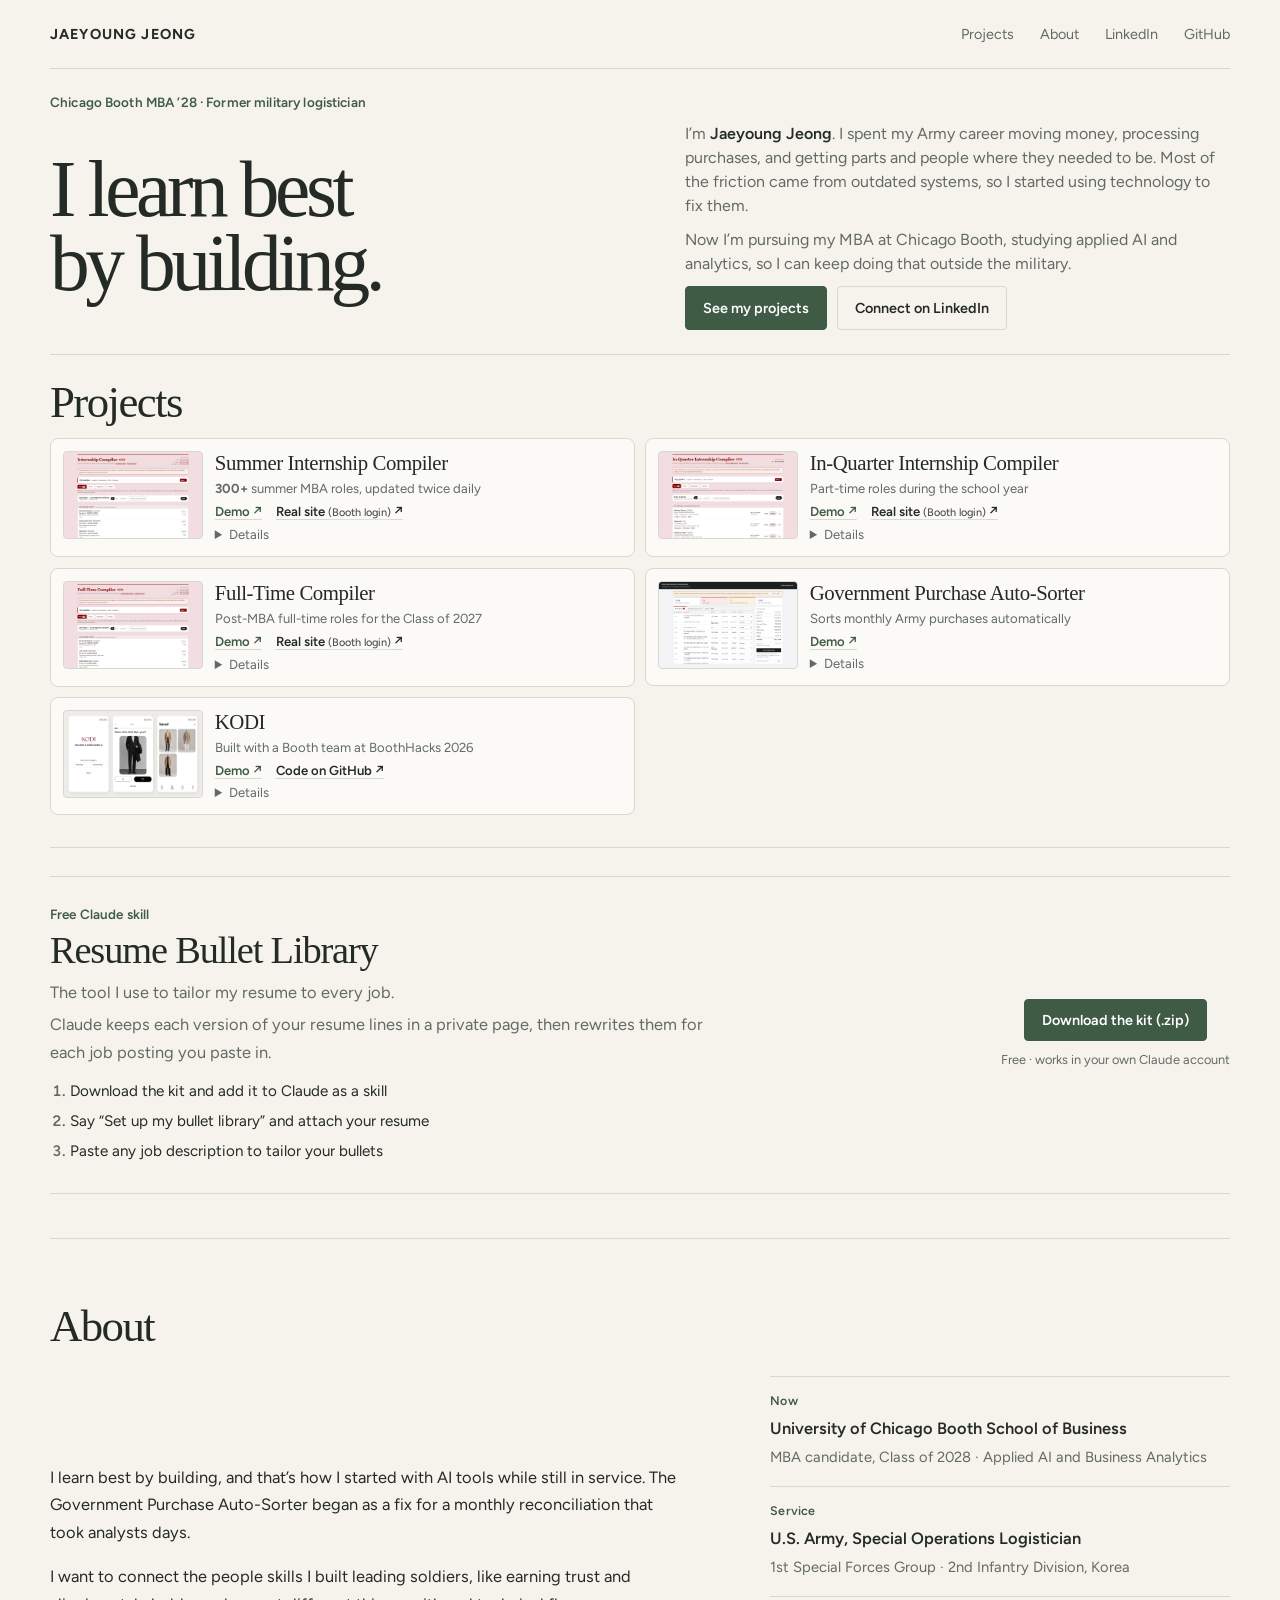
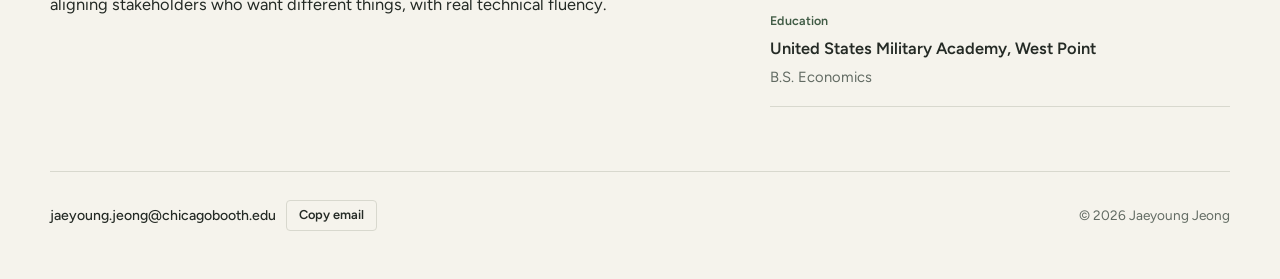
<file: index.html>
<!doctype html>
<html lang="en">
<head>
<meta charset="utf-8">
<meta name="viewport" content="width=device-width,initial-scale=1,viewport-fit=cover">
<link rel="icon" href="data:image/svg+xml,%3Csvg xmlns=%22http://www.w3.org/2000/svg%22 viewBox=%220 0 64 64%22%3E%3Crect width=%2264%22 height=%2264%22 rx=%2214%22 fill=%22%233D5A3A%22/%3E%3Ctext x=%2232%22 y=%2243%22 font-family=%22Arial,sans-serif%22 font-size=%2228%22 font-weight=%22700%22 fill=%22white%22 text-anchor=%22middle%22%3EJJ%3C/text%3E%3C/svg%3E">
<title>Jaeyoung Jeong</title>
<meta name="description" content="Jaeyoung Jeong: Chicago Booth MBA candidate, former U.S. Army Special Operations logistician, building practical tools with data and AI.">
<link rel="preconnect" href="https://fonts.googleapis.com">
<link rel="preconnect" href="https://fonts.gstatic.com" crossorigin>
<link rel="stylesheet" href="https://fonts.googleapis.com/css2?family=Archivo:wdth,wght@62..125,500..800&family=Figtree:ital,wght@0,400;0,500;0,600;0,700;1,400&family=JetBrains+Mono:wght@400;500&display=swap">
<style>
/* Layout: one narrow column; hero, three compact project cards in one row, a short about, footer. */
:root {
  --bg: #F3F4EF;        /* field-paper, slight olive bias */
  --surface: #FFFFFF;
  --ink: #1C2321;
  --muted: #5E6862;
  --line: #DADDD4;
  --accent: #3D5A3A;    /* olive drab */
  --accent-ink: #FFFFFF;
  --live: #4F7350;
  --btn: #E6E9E2; --btn-ink: #1C2321; --shadow: rgba(28, 35, 33, .06); --shot-dim: 1;
  --display: "Archivo", "Arial Narrow", system-ui, sans-serif;
  --body: "Figtree", system-ui, -apple-system, "Segoe UI", sans-serif;
  --mono: "JetBrains Mono", ui-monospace, "SF Mono", Menlo, monospace;
}
@media (prefers-color-scheme: dark) {
  :root:not([data-theme="light"]) {
    --bg: #141816; --surface: #1A1F1C; --ink: #E2E5DF; --muted: #969E98; --line: #2B312D;
    --accent: #8D9988; --accent-ink: #141816; --live: #7F8F7C;
    --btn: #262C28; --btn-ink: #E2E5DF; --shadow: transparent; --shot-dim: .82; color-scheme: dark;
  }
}
:root[data-theme="dark"] {
  --bg: #141816; --surface: #1A1F1C; --ink: #E2E5DF; --muted: #969E98; --line: #2B312D;
  --accent: #8D9988; --accent-ink: #141816; --live: #7F8F7C;
  --btn: #262C28; --btn-ink: #E2E5DF; --shadow: transparent; --shot-dim: .82; color-scheme: dark;
}

* { box-sizing: border-box; }
body { margin: 0; }
[hidden] { display: none !important; }
html { scroll-behavior: smooth; }
@media (prefers-reduced-motion: reduce) { html { scroll-behavior: auto; } }
body {
  background: var(--bg); color: var(--ink);
  font: 400 1.0625rem/1.65 var(--body);
  padding-left: max(16px, env(safe-area-inset-left, 0px));
  padding-right: max(16px, env(safe-area-inset-right, 0px));
}
.wrap { max-width: 1180px; margin: 0 auto; }
section, header.hero { scroll-margin-top: calc(84px + env(safe-area-inset-top, 0px)); }
a { color: inherit; }
a:focus-visible, button:focus-visible { outline: 2px solid var(--accent); outline-offset: 3px; border-radius: 4px; }

/* Nav */
/* Floating nav: stays pinned near the top while the page scrolls */
nav {
  position: sticky; top: calc(12px + env(safe-area-inset-top, 0px)); z-index: 20; margin-top: 12px;
  display: flex; align-items: center; justify-content: space-between; gap: 10px 16px; flex-wrap: wrap;
  padding: 12px 22px; border-radius: 999px; border: 1px solid var(--line);
  background: color-mix(in srgb, var(--surface) 95%, transparent);
  -webkit-backdrop-filter: blur(12px); backdrop-filter: blur(12px);
  box-shadow: 0 4px 16px var(--shadow);
}
body::before { content: ""; position: fixed; inset: 0 0 auto; height: env(safe-area-inset-top, 0px); z-index: 10; background: var(--bg); }
.brand { font: 700 1.05rem/1 var(--display); font-stretch: 112%; text-decoration: none; letter-spacing: .01em; }
.navlinks { display: flex; gap: 22px; flex-wrap: wrap; font-size: .95rem; }
.navlinks a { text-decoration: none; color: var(--muted); }
.navlinks a:hover { color: var(--ink); }

/* Hero */
.hero { padding-block: 64px 72px; display: grid; gap: 22px; }
.label { font: 500 .78rem/1 var(--mono); letter-spacing: .08em; text-transform: uppercase; color: var(--accent); }
h1 {
  margin: 0; font-family: var(--display); font-weight: 700; font-stretch: 88%;
  font-size: clamp(1.9rem, 4.4vw, 3.2rem); line-height: 1.1; letter-spacing: -.01em;
  text-wrap: balance;
}
.lede { max-width: 64ch; color: var(--muted); font-size: 1.2rem; line-height: 1.6; display: grid; gap: 10px; }
.lede p { margin: 0; text-wrap: pretty; }
.lede strong { color: var(--ink); font-weight: 600; }
.actions { display: flex; gap: 12px; flex-wrap: wrap; margin-top: 6px; }
.btn {
  display: inline-flex; align-items: center; gap: 8px; text-decoration: none; cursor: pointer;
  font: 600 .95rem/1 var(--body); padding: 13px 20px; border-radius: 999px;
  border: 1.5px solid var(--ink); background: transparent; color: var(--ink);
}
.btn { border-color: var(--line); color: var(--ink); }
.btn.primary { background: var(--btn); border-color: var(--btn); color: var(--btn-ink); }
.btn:hover { transform: translateY(-1px); }
@media (prefers-reduced-motion: reduce) { .btn:hover { transform: none; } }

/* Sections */
section { padding-block: 56px; border-top: 1px solid var(--line); }
.sechead { display: flex; align-items: baseline; justify-content: space-between; gap: 16px; flex-wrap: wrap; margin-bottom: 32px; }
h2 { margin: 0; font: 800 clamp(1.7rem, 4vw, 2.3rem)/1.05 var(--display); font-stretch: 80%; text-transform: uppercase; letter-spacing: .005em; }
.sechead p { margin: 0; color: var(--muted); font-size: .95rem; }

/* Projects: three compact cards that fit in one screen */
#projects { padding-block: 40px; }
#projects .sechead { margin-bottom: 20px; }
.projects { display: grid; grid-template-columns: repeat(3, minmax(0, 1fr)); gap: 18px; }
.project {
  display: flex; flex-direction: column; gap: 14px;
  background: var(--surface); border: 1px solid var(--line); border-radius: 16px; padding: 14px;
}
.shot { display: block; border-radius: 12px; overflow: hidden; border: 1px solid var(--line); background: var(--bg); }
.shot img { filter: brightness(var(--shot-dim)); display: block; width: 100%; height: auto; aspect-ratio: 16 / 10; object-fit: cover; object-position: top left; transition: transform .4s ease; }
.shot:hover img { transform: scale(1.02); }
@media (prefers-reduced-motion: reduce) { .shot img { transition: none; } .shot:hover img { transform: none; } }
.info { display: flex; flex-direction: column; gap: 10px; min-width: 0; flex: 1; padding-inline: 4px; }
.meta { display: flex; align-items: center; gap: 10px; flex-wrap: wrap; font: 500 .74rem/1 var(--mono); letter-spacing: .06em; text-transform: uppercase; color: var(--muted); }
.status { display: inline-flex; align-items: center; gap: 6px; color: var(--muted); }
.status::before { content: ""; width: 7px; height: 7px; border-radius: 50%; background: var(--live); }
.project { container-type: inline-size; }
h3 { margin: 0; font: 800 clamp(.9rem, 5.3cqi, 1.4rem)/1.1 var(--display); font-stretch: 85%; white-space: nowrap; }
.points { margin: 0; padding-left: 18px; display: grid; gap: 5px; font-size: .9rem; line-height: 1.45; color: var(--muted); }
.points li::marker { color: var(--accent); }
.points b { color: var(--ink); font-weight: 600; }
.info p { margin: 0; color: var(--muted); }
.figures { display: grid; grid-template-columns: repeat(2, minmax(0, 1fr)); gap: 0; border-block: 1px solid var(--line); }
.figures div { padding-block: 10px; }
.figures div + div { padding-left: 14px; border-left: 1px solid var(--line); }
.figures b { display: block; font: 800 1.5rem/1.1 var(--display); font-stretch: 90%; font-variant-numeric: tabular-nums; }
.figures span { font-size: .82rem; color: var(--muted); }
.tags { display: flex; flex-wrap: wrap; gap: 5px; padding: 0; margin: 0; list-style: none; }
.tags { margin-top: auto; }
.tags li { font: 400 .68rem/1 var(--mono); padding: 4px 7px; border-radius: 6px; background: var(--bg); border: 1px solid var(--line); }
.links { display: flex; gap: 8px; flex-wrap: wrap; }
.links a { text-decoration: none; font: 600 .85rem/1 var(--body); padding: 9px 14px; border-radius: 999px; border: 1px solid var(--line); color: var(--ink); }
.links a.go { background: var(--btn); border-color: var(--btn); color: var(--btn-ink); }
.links a:hover { border-color: var(--muted); }
.links a small { font-weight: 500; opacity: .8; }

/* Kit */
#kit { padding-block: 36px; }
.kit { display: grid; grid-template-columns: minmax(0, 1fr) auto; gap: 24px 40px; align-items: center; background: var(--surface); border: 1px solid var(--line); border-radius: 16px; padding: 24px 28px; }
.kit-h { font-size: clamp(1.4rem, 3vw, 1.8rem); margin: 6px 0 8px; text-transform: none; font-stretch: 88%; }
.kit-text p { margin: 0 0 12px; color: var(--muted); max-width: 70ch; text-wrap: pretty; }
.kit-text p.kit-intro { margin-bottom: 4px; }
.steps { margin: 0; padding-left: 20px; display: grid; gap: 4px; font-size: .95rem; }
.steps li::marker { color: var(--muted); font-weight: 600; }
.kit-cta { display: grid; gap: 8px; justify-items: center; text-align: center; }
.kit-cta span { font-size: .8rem; color: var(--muted); }
.dl { text-decoration: none; font: 600 .95rem/1 var(--body); padding: 13px 20px; border-radius: 999px; background: var(--btn); color: var(--btn-ink); border: 1px solid var(--btn); white-space: nowrap; }
.dl:hover { border-color: var(--muted); }
@media (max-width: 700px) { .kit { grid-template-columns: minmax(0, 1fr); padding: 20px; } .kit-cta { justify-items: start; text-align: left; } }

/* About */
.about { display: grid; grid-template-columns: minmax(0, 1.4fr) minmax(0, 1fr); gap: 48px; align-items: center; }
.about > div p:last-child { margin-bottom: 0; }
.about p { margin: 0 0 16px; max-width: 62ch; }
.record { list-style: none; margin: 0; padding: 0; display: grid; gap: 0; }
.record li { display: grid; gap: 2px; padding-block: 14px; border-bottom: 1px solid var(--line); }
.record li:first-child { border-top: 1px solid var(--line); }
.record b { font-weight: 600; }
.record span { color: var(--muted); font-size: .92rem; }
.record small { font: 500 .7rem/1 var(--mono); letter-spacing: .08em; text-transform: uppercase; color: var(--accent); margin-bottom: 4px; }

/* Footer */
footer { border-top: 1px solid var(--line); padding-block: 40px 56px; display: flex; justify-content: space-between; align-items: center; gap: 20px; flex-wrap: wrap; }
.contact { display: flex; align-items: center; gap: 10px; flex-wrap: wrap; }
.email { font: 500 .95rem/1 var(--mono); user-select: all; }
.copy { font: 600 .8rem/1 var(--body); padding: 8px 12px; border-radius: 999px; border: 1px solid var(--line); background: var(--surface); color: var(--ink); cursor: pointer; }
footer .fine { color: var(--muted); font-size: .85rem; }

@media (max-width: 900px) { .projects { grid-template-columns: repeat(2, minmax(0, 1fr)); } }
@media (max-width: 600px) { .projects { grid-template-columns: minmax(0, 1fr); } }
@media (max-width: 760px) {
  .about { grid-template-columns: minmax(0, 1fr); gap: 22px; }
  .hero { padding-block: 32px 48px; }
  section { padding-block: 44px; }
  .navlinks { gap: 16px; }
}

/* Editorial refresh */
:root {
  --bg: #F5F3EC;
  --surface: #FBFAF6;
  --ink: #242A25;
  --muted: #626B63;
  --line: #D8D8CE;
  --accent: #405B45;
  --accent-ink: #FFFFFF;
  --live: #58734F;
  --btn: #405B45;
  --btn-ink: #FFFFFF;
  --shadow: rgba(36, 42, 37, .035);
  --shot-dim: 1;
  color-scheme: light;
}
@media (prefers-color-scheme: dark) {
  :root:not([data-theme="light"]) {
    --bg: #171B18; --surface: #202520; --ink: #E7E6DD; --muted: #A5AA9F; --line: #353C35;
    --accent: #A7B59C; --accent-ink: #171B18; --live: #A7B59C;
    --btn: #A7B59C; --btn-ink: #171B18; --shadow: transparent; --shot-dim: .84; color-scheme: dark;
  }
}
:root[data-theme="dark"] {
  --bg: #171B18; --surface: #202520; --ink: #E7E6DD; --muted: #A5AA9F; --line: #353C35;
  --accent: #A7B59C; --accent-ink: #171B18; --live: #A7B59C;
  --btn: #A7B59C; --btn-ink: #171B18; --shadow: transparent; --shot-dim: .84; color-scheme: dark;
}

body { font-size: 1.025rem; line-height: 1.7; }
nav {
  position: relative; top: auto; margin-top: 0; padding: 22px 0;
  border: 0; border-bottom: 1px solid var(--line); border-radius: 0;
  background: transparent; box-shadow: none; -webkit-backdrop-filter: none; backdrop-filter: none;
}
.brand { font: 700 .9rem/1 var(--body); letter-spacing: .08em; }
.navlinks { gap: 26px; font-size: .9rem; }
.navlinks a { text-underline-offset: 4px; }
.navlinks a:hover { text-decoration: underline; }

.hero {
  grid-template-columns: minmax(0, 1.1fr) minmax(280px, .9fr);
  align-items: end; column-gap: clamp(36px, 7vw, 96px); row-gap: 24px;
  padding-block: clamp(72px, 10vw, 128px) clamp(76px, 10vw, 120px);
}
.hero > .label { grid-column: 1 / -1; grid-row: 1; font: 600 .84rem/1.4 var(--body); letter-spacing: .01em; text-transform: none; }
.hero h1 {
  grid-column: 1; grid-row: 2 / 4; align-self: center; max-width: 9ch;
  font: 500 clamp(3.2rem, 7.2vw, 6.2rem)/.94 Georgia, "Times New Roman", serif;
  letter-spacing: -.055em; text-wrap: balance;
}
.hero .lede { grid-column: 2; grid-row: 2; font-size: 1.12rem; line-height: 1.65; }
.hero .actions { grid-column: 2; grid-row: 3; align-self: start; gap: 10px; margin-top: 0; }
.btn {
  min-height: 44px; padding: 12px 17px; border-radius: 4px;
  font-size: .9rem; transition: background-color .15s, border-color .15s, transform .15s;
}
.btn.primary { background: var(--btn); border-color: var(--btn); color: var(--btn-ink); }
.btn:not(.primary) { background: transparent; border-color: var(--line); }
.btn:hover { transform: translateY(-1px); }

section { padding-block: 64px; }
.sechead { margin-bottom: 26px; }
h2 {
  font: 500 clamp(2rem, 4vw, 2.8rem)/1.05 Georgia, "Times New Roman", serif;
  letter-spacing: -.035em; text-transform: none;
}
.sechead p { font-size: .9rem; }

#projects { padding-block: 24px 32px; }
#projects .sechead { margin-bottom: 12px; }
.projects { display: grid; grid-template-columns: repeat(2, minmax(0, 1fr)); gap: 10px; align-items: start; }
.project {
  display: grid; grid-template-columns: minmax(62px, 25%) minmax(0, 1fr);
  align-items: start; gap: 12px; padding: 12px;
  border: 1px solid var(--line); border-radius: 8px; background: var(--surface);
}
.shot { border: 1px solid var(--line); border-radius: 4px; background: var(--line); }
.shot img { aspect-ratio: 16 / 10; object-position: top left; }
.info { gap: 5px; padding: 0; }
h3 {
  font: 500 clamp(1.05rem, 1.7vw, 1.3rem)/1.13 Georgia, "Times New Roman", serif;
  letter-spacing: -.02em; white-space: normal;
}
.project-summary, .project-more { margin: 0; font-size: .82rem; line-height: 1.4; }
.project-more summary { color: var(--muted); cursor: pointer; }
.project-more .points { margin: 6px 0; padding-left: 16px; font-size: inherit; }
.project-more .tags { margin-top: 6px; }
.links { gap: 6px 14px; margin: 0; }
.links a {
  padding: 2px 0; border: 0; border-radius: 0; font-size: .82rem;
  text-decoration: underline; text-decoration-color: var(--line); text-underline-offset: 3px;
}
.links a.go { border: 0; background: transparent; color: var(--accent); }
.links a:hover { border-color: transparent; text-decoration-color: var(--accent); }
@media (min-width: 761px) {
  .hero { grid-template-columns: minmax(0, 1fr) minmax(0, 1fr); padding-block: 24px; row-gap: 10px; }
  .hero .lede { font-size: 1rem; line-height: 1.5; }
  .hero h1 { font-size: clamp(3.2rem, 6.2vw, 5.4rem); }
}

#kit { padding-block: 28px 44px; }
.kit {
  grid-template-columns: minmax(0, 1fr) auto; gap: 24px 40px;
  padding: 28px 0; border: 0; border-top: 1px solid var(--line); border-bottom: 1px solid var(--line);
  border-radius: 0; background: transparent;
}
.label { font: 600 .84rem/1.4 var(--body); letter-spacing: .01em; text-transform: none; }
.kit-h { font: 500 clamp(1.8rem, 3.3vw, 2.4rem)/1.08 Georgia, "Times New Roman", serif; letter-spacing: -.03em; }
.kit-text p { max-width: 62ch; }
.dl {
  padding: 13px 17px; border-radius: 4px; background: var(--btn); color: var(--btn-ink);
  border: 1px solid var(--btn); font-size: .9rem;
}
.dl:hover { border-color: var(--accent); }

.about { align-items: center; gap: clamp(32px, 6vw, 80px); }
.about p { max-width: 58ch; }
.record li { padding-block: 16px; }
.record small { font: 600 .78rem/1.3 var(--body); letter-spacing: .01em; text-transform: none; color: var(--accent); }
footer { padding-block: 28px 48px; }
.email { font: 500 .88rem/1.4 var(--body); }
.copy { border-radius: 4px; background: transparent; font-size: .8rem; }
.copy:hover { border-color: var(--accent); }

@media (max-width: 760px) {
  nav { padding-block: 18px; }
  .navlinks { gap: 16px; }
  .hero {
    grid-template-columns: minmax(0, 1fr); row-gap: 22px;
    padding-block: 56px 64px;
  }
  .hero > .label, .hero h1, .hero .lede, .hero .actions {
    grid-column: 1; grid-row: auto;
  }
  .hero h1 { max-width: 11ch; font-size: clamp(3.1rem, 13vw, 5.2rem); }
  .hero .lede { max-width: 60ch; }
  section { padding-block: 48px; }
  .kit { grid-template-columns: minmax(0, 1fr); }
  .kit-cta { justify-items: start; text-align: left; }
}
@media (max-width: 560px) {
  body { font-size: 1rem; }
  nav { align-items: flex-start; }
  .navlinks { gap: 10px 15px; font-size: .84rem; }
  .projects { grid-template-columns: minmax(0, 1fr); }
  .about { grid-template-columns: minmax(0, 1fr); gap: 24px; }
  footer { align-items: flex-start; flex-direction: column; }
  .email { overflow-wrap: anywhere; }
}

</style>
</head>
<body>
<div class="wrap">
  <nav aria-label="Main">
    <a class="brand" href="#top">JAEYOUNG JEONG</a>
    <div class="navlinks">
      <a href="#projects">Projects</a>
      <a href="#about">About</a>
      <a href="https://www.linkedin.com/in/jasonjaejeong" target="_blank" rel="noopener">LinkedIn</a>
      <a href="https://github.com/picklejae" target="_blank" rel="noopener">GitHub</a>
    </div>
  </nav>

  <header class="hero" id="top">
    <div class="label">Chicago Booth MBA ’28 · Former military logistician</div>
    <h1>I learn best by building.</h1>
    <div class="lede">
      <p>I’m <strong>Jaeyoung Jeong</strong>. I spent my Army career moving money, processing purchases, and getting parts and people where they needed to be. Most of the friction came from outdated systems, so I started using technology to fix them.</p>
      <p>Now I’m pursuing my MBA at Chicago Booth, studying applied AI and analytics, so I can keep doing that outside the military.</p>
    </div>
    <div class="actions">
      <a class="btn primary" href="#projects">See my projects</a>
      <a class="btn" href="https://www.linkedin.com/in/jasonjaejeong" target="_blank" rel="noopener">Connect on LinkedIn</a>
    </div>
  </header>

  <section id="projects">
    <div class="sechead">
      <h2>Projects</h2>
    </div>

    <div class="projects">
      <article class="project">
        <a class="shot" href="https://picklejae.github.io/mba-internship-board/" target="_blank" rel="noopener" aria-label="Open the Summer Internship Compiler demo">
          <img src="img/compiler.png" alt="Summer internship board listing tech roles by company, with deadlines and status" width="1440" height="900" loading="lazy">
        </a>
        <div class="info">
          <h3>Summer Internship Compiler</h3>
          <p class="project-summary"><b>300+</b> summer MBA roles, updated twice daily</p>
          <div class="links"><a class="go" href="https://picklejae.github.io/mba-internship-board/" target="_blank" rel="noopener">Demo ↗</a><a href="https://internship-compiler.vercel.app/" target="_blank" rel="noopener">Real site <small>(Booth login)</small> ↗</a></div>
          <details class="project-more">
            <summary>Details</summary>
            <ul class="points">
            <li>Pulls from Booth, LinkedIn and company sites</li>
            <li>Visa flags and short job summaries</li>
            <li>Private pipeline for each classmate</li>
            </ul>
            <ul class="tags"><li>JavaScript</li><li>Supabase</li><li>Vercel</li><li>Claude</li></ul>
          </details>
        </div>
      </article>

      <article class="project">
        <a class="shot" href="https://picklejae.github.io/mba-internship-board/in-quarter/" target="_blank" rel="noopener" aria-label="Open the In-Quarter Internship Compiler demo">
          <img src="img/inquarter.png" alt="In-quarter internship board with part-time roles showing term, hours and pay" width="1440" height="900" loading="lazy">
        </a>
        <div class="info">
          <h3>In-Quarter Internship Compiler</h3>
          <p class="project-summary">Part-time roles during the school year</p>
          <div class="links"><a class="go" href="https://picklejae.github.io/mba-internship-board/in-quarter/" target="_blank" rel="noopener">Demo ↗</a><a href="https://internship-compiler.vercel.app/in-quarter/" target="_blank" rel="noopener">Real site <small>(Booth login)</small> ↗</a></div>
          <details class="project-more">
            <summary>Details</summary>
            <ul class="points">
            <li>Only remote, Chicago or flexible roles</li>
            <li>Term, hours and pay at a glance</li>
            <li>Own private pipeline, apart from summer</li>
            </ul>
            <ul class="tags"><li>JavaScript</li><li>Supabase</li><li>Vercel</li><li>Claude</li></ul>
          </details>
        </div>
      </article>

      <article class="project">
        <a class="shot" href="https://picklejae.github.io/mba-internship-board/full-time/" target="_blank" rel="noopener" aria-label="Open the Full-Time Compiler demo">
          <img src="img/fulltime.png" alt="Full-time job board listing post-MBA tech roles with deadlines, for the Class of 2027" width="1440" height="900" loading="lazy">
        </a>
        <div class="info">
          <h3>Full-Time Compiler</h3>
          <p class="project-summary">Post-MBA full-time roles for the Class of 2027</p>
          <div class="links"><a class="go" href="https://picklejae.github.io/mba-internship-board/full-time/" target="_blank" rel="noopener">Demo ↗</a><a href="https://internship-compiler.vercel.app/full-time/" target="_blank" rel="noopener">Real site <small>(Booth login)</small> ↗</a></div>
          <details class="project-more">
            <summary>Details</summary>
            <ul class="points">
            <li>Tech and corporate roles, plus company events</li>
            <li>Same pipeline and visa flags as the summer board</li>
            <li>Own private pipeline, apart from internships</li>
            </ul>
            <ul class="tags"><li>JavaScript</li><li>Supabase</li><li>Vercel</li><li>Claude</li></ul>
          </details>
        </div>
      </article>

      <article class="project">
        <a class="shot" href="https://fund-recon.vercel.app" target="_blank" rel="noopener" aria-label="Open the Government Purchase Auto-Sorter demo">
          <img src="img/fund-recon.png" alt="Government Purchase Auto-Sorter results: 1,026 lines auto-labeled, 13 needing a label, 11 changed amounts" width="1440" height="900" loading="lazy">
        </a>
        <div class="info">
          <h3>Government Purchase Auto-Sorter</h3>
          <p class="project-summary">Sorts monthly Army purchases automatically</p>
          <div class="links"><a class="go" href="https://fund-recon.vercel.app" target="_blank" rel="noopener">Demo ↗</a></div>
          <details class="project-more">
            <summary>Details</summary>
            <ul class="points">
            <li>Turns days of manual work into hours</li>
            <li>Flags only new lines and changed amounts</li>
            <li>Public demo runs on sample data only</li>
            </ul>
            <ul class="tags"><li>Python</li><li>Flask</li><li>pandas</li><li>Vercel</li></ul>
          </details>
        </div>
      </article>

      <article class="project">
        <a class="shot" href="kodi/" target="_blank" rel="noopener" aria-label="Open the KODI demo">
          <img src="img/kodi.webp" alt="Three KODI phone screens: the welcome screen, a swipe style quiz, and saved outfits built around a camel coat" width="1440" height="900" loading="lazy">
        </a>
        <div class="info">
          <h3>KODI</h3>
          <p class="project-summary">Built with a Booth team at BoothHacks 2026</p>
          <div class="links"><a class="go" href="kodi/" target="_blank" rel="noopener">Demo ↗</a><a href="https://github.com/picklejae/kodi_2" target="_blank" rel="noopener">Code on GitHub ↗</a></div>
          <details class="project-more">
            <summary>Details</summary>
            <ul class="points">
            <li>Names your style in a 12-swipe quiz</li>
            <li>Snap a piece you own; AI styles three looks, safe to bold</li>
            <li>Shop the missing pieces and get feedback in a swipe feed</li>
            </ul>
            <ul class="tags"><li>React</li><li>TypeScript</li><li>Supabase</li><li>Lovable</li><li>AI image generation</li></ul>
          </details>
        </div>
      </article>
    </div>
  </section>

  <section id="kit">
    <div class="kit">
      <div class="kit-text">
        <div class="label">Free Claude skill</div>
        <h2 class="kit-h">Resume Bullet Library</h2>
        <p class="kit-intro">The tool I use to tailor my resume to every job.</p>
        <p>Claude keeps each version of your resume lines in a private page, then rewrites them for each job posting you paste in.</p>
        <ol class="steps">
          <li>Download the kit and add it to Claude as a skill</li>
          <li>Say “Set up my bullet library” and attach your resume</li>
          <li>Paste any job description to tailor your bullets</li>
        </ol>
      </div>
      <div class="kit-cta">
        <a class="dl" href="downloads/resume-bullet-library.zip" download>Download the kit (.zip)</a>
        <span>Free · works in your own Claude account</span>
      </div>
    </div>
  </section>

  <section id="about">
    <div class="sechead"><h2>About</h2></div>
    <div class="about">
      <div>
        <p>I learn best by building, and that’s how I started with AI tools while still in service. The Government Purchase Auto-Sorter began as a fix for a monthly reconciliation that took analysts days.</p>
        <p>I want to connect the people skills I built leading soldiers, like earning trust and aligning stakeholders who want different things, with real technical fluency.</p>
      </div>
      <ul class="record" aria-label="Background">
        <li><small>Now</small><b>University of Chicago Booth School of Business</b><span>MBA candidate, Class of 2028 · Applied AI and Business Analytics</span></li>
        <li><small>Service</small><b>U.S. Army, Special Operations Logistician</b><span>1st Special Forces Group · 2nd Infantry Division, Korea</span></li>
        <li><small>Education</small><b>United States Military Academy, West Point</b><span>B.S. Economics</span></li>
      </ul>
    </div>
  </section>

  <footer>
    <div class="contact">
      <span class="email" id="email">jaeyoung.jeong@chicagobooth.edu</span>
      <button class="copy" id="copy" type="button">Copy email</button>
    </div>
    <div class="fine">© 2026 Jaeyoung Jeong</div>
  </footer>
</div>

<script>
document.getElementById("copy").addEventListener("click", async (e) => {
  const btn = e.currentTarget, text = document.getElementById("email").textContent;
  try { await navigator.clipboard.writeText(text); btn.textContent = "Copied"; }
  catch {
    const r = document.createRange(); r.selectNodeContents(document.getElementById("email"));
    const s = getSelection(); s.removeAllRanges(); s.addRange(r); btn.textContent = "Selected, press Ctrl+C";
  }
  setTimeout(() => (btn.textContent = "Copy email"), 2000);
});
</script>
</body>
</html>
</file>
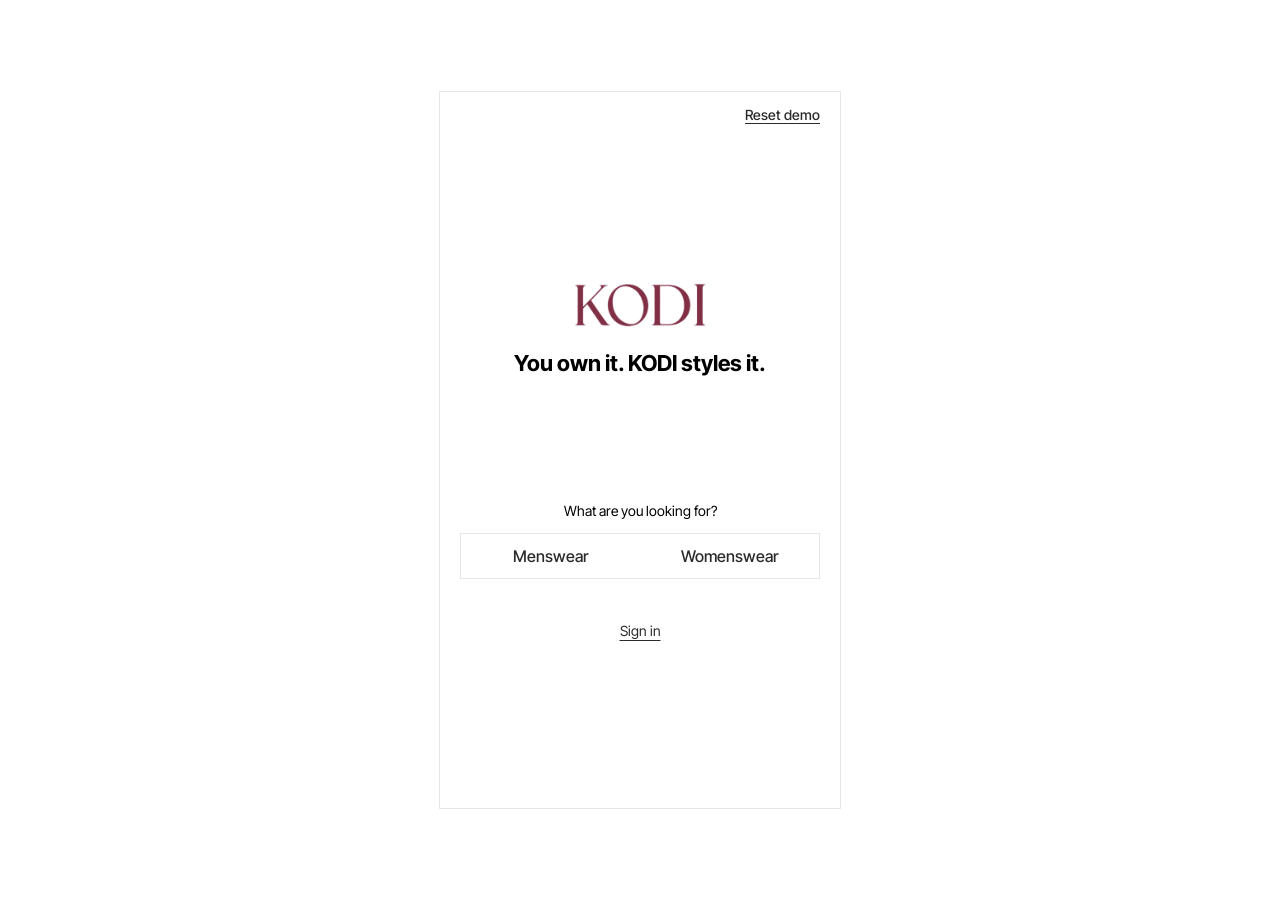
<file: kodi/index.html>
<!DOCTYPE html><html lang="en"><head><meta charSet="utf-8"/><meta name="viewport" content="width=device-width, initial-scale=1"/><link rel="stylesheet" href="/kodi/assets/styles-DLXbeU3D.css" data-precedence="default"/><link rel="stylesheet" href="https://fonts.googleapis.com/css2?family=Inter+Tight:wght@400;500;600;700&amp;family=IBM+Plex+Sans+KR:wght@400;500;600;700&amp;display=swap" data-precedence="default"/><title>Kodi-Me · Find your Style Type</title><meta name="description" content="Swipe 12 looks to find your style, then get 3 ways to wear one piece you own."/><meta property="og:title" content="Kodi-Me · Find your Style Type"/><meta property="og:description" content="Swipe 12 looks to find your style, then get 3 ways to wear one piece you own."/><meta property="og:type" content="website"/><meta name="twitter:card" content="summary_large_image"/><link rel="modulepreload" href="/kodi/assets/index-BQy5MmCW.js"/><link rel="preconnect" href="https://fonts.googleapis.com"/><link rel="preconnect" href="https://fonts.gstatic.com" crossorigin="anonymous"/><link rel="icon" href="/favicon.ico" type="image/x-icon"/></head><body><!--$--><!--$--><!--/$--><script>(function(a,f){let l;try{l=JSON.parse(sessionStorage.getItem(a)||"{}")}catch{return}const n=l?.[f||history.state?.__TSR_key];let c=!1;for(const t in n){const e=n[t],o=e?.scrollX,s=e?.scrollY;if(Number.isFinite(o)&&Number.isFinite(s)){if(t==="window")scrollTo(o,s),c=!0;else if(t)try{const r=document.querySelector(t);r&&(r.scrollLeft=o,r.scrollTop=s)}catch{}}}if(c)return;const i=location.hash.slice(1);if(i){const t=history.state?.__hashScrollIntoViewOptions??!0;if(t){const e=document.getElementById(i);e&&e.scrollIntoView(t)}return}scrollTo(0,0)})("tsr-scroll-restoration-v1_3");document.currentScript.remove()</script><!--/$--><section aria-label="Notifications alt+T" tabindex="-1" aria-live="polite" aria-relevant="additions text" aria-atomic="false" data-react-aria-top-layer="true"></section><script data-tsr-stream-part="">(self.$R=self.$R||{})["tsr"]=[];self.$_TSR={h(){this.hydrated=!0,this.c()},e(){this.streamEnded=!0,this.c()},c(){this.hydrated&&this.streamEnded&&(delete self.$_TSR,delete self.$R.tsr)},p(e){this.initialized?e():this.buffer.push(e)},buffer:[]};$_TSR.router=($R=>$R[0]={manifest:$R[1]={routes:$R[2]={__root__:$R[3]={preloads:$R[4]=["/kodi/assets/index-BQy5MmCW.js"],scripts:$R[5]=[$R[6]={attrs:$R[7]={type:"module",async:!0,src:"/kodi/assets/index-BQy5MmCW.js"}}]}}},matches:$R[8]=[$R[9]={i:"__root__ ",u:1795108060567,s:"success",ssr:!0}]})($R["tsr"]);$_TSR.e();{let s=document.currentScript,p;while((p=s.previousElementSibling)&&p.hasAttribute('data-tsr-stream-part'))p.remove();s.remove()}</script><script type="module" async="" src="/kodi/assets/index-BQy5MmCW.js"></script><script>document.currentScript.remove();/*$tsr-stream-boundary*/</script></body></html>
</file>
